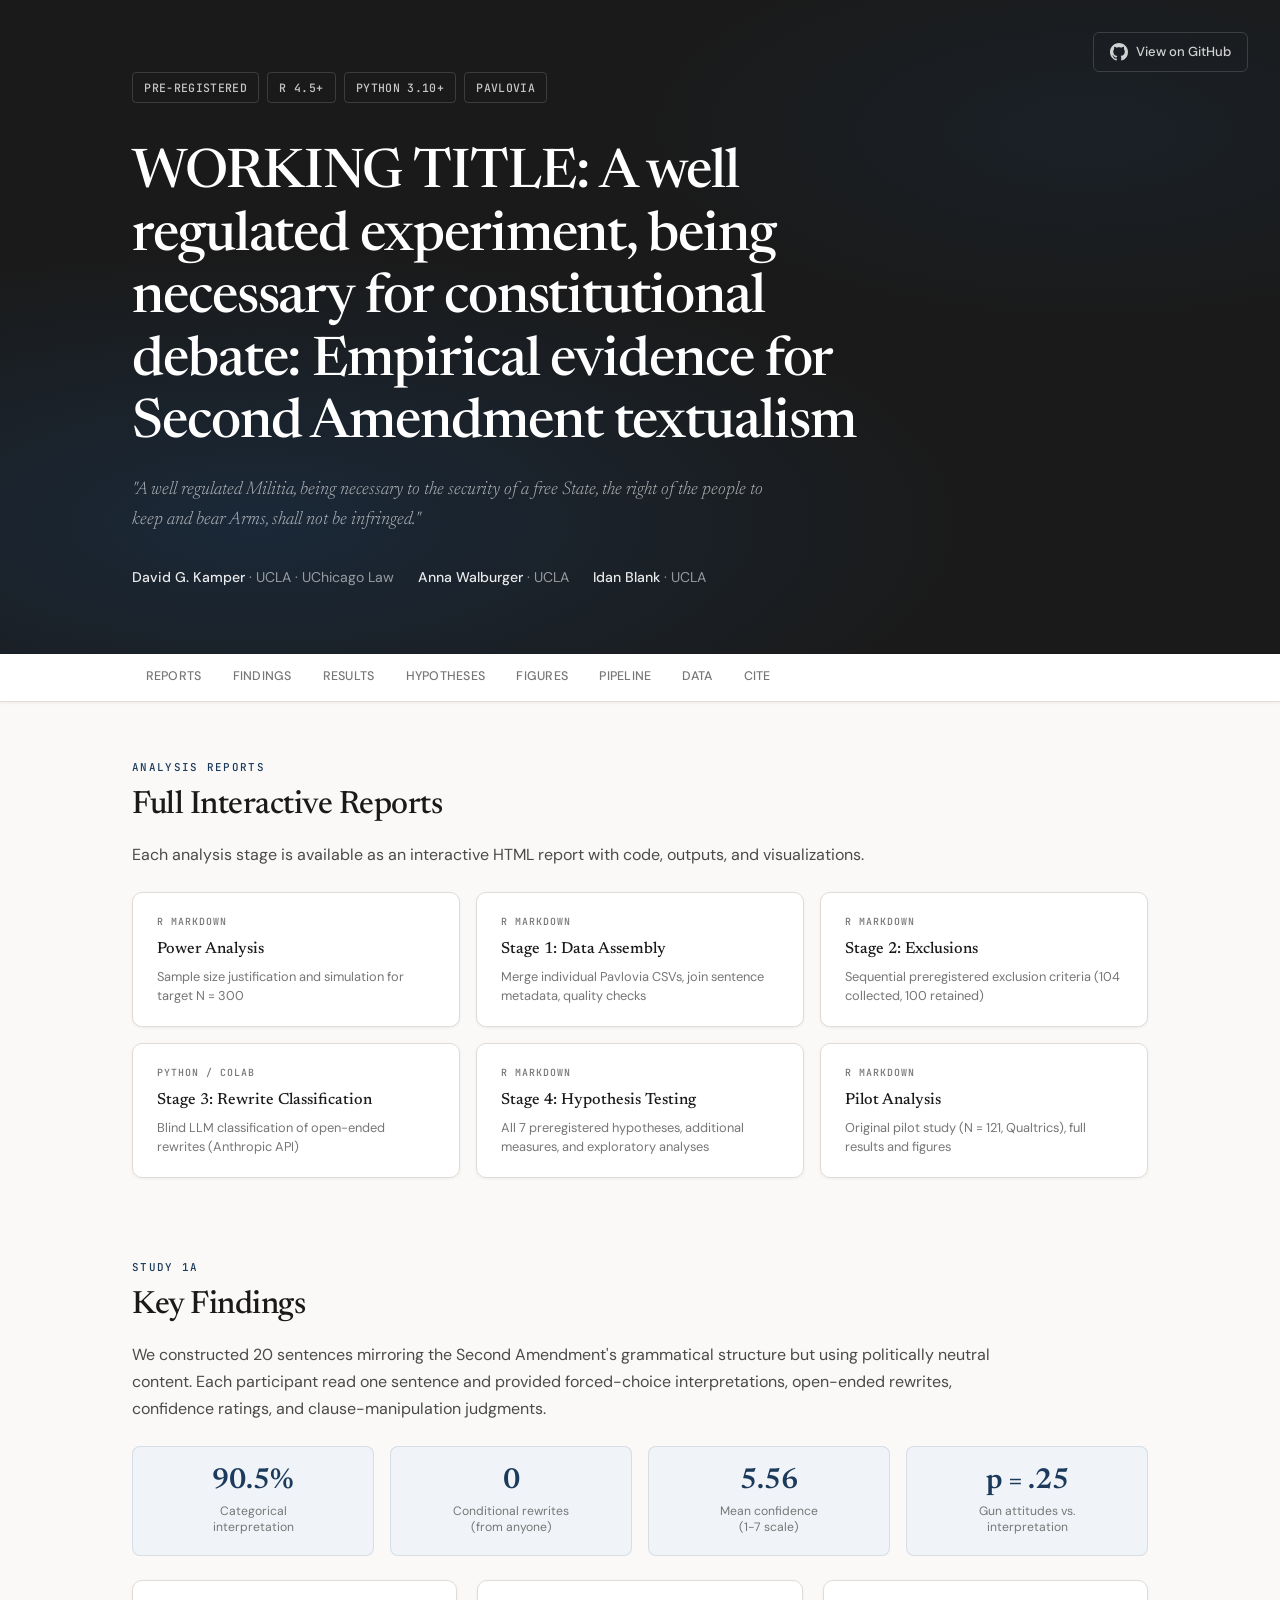
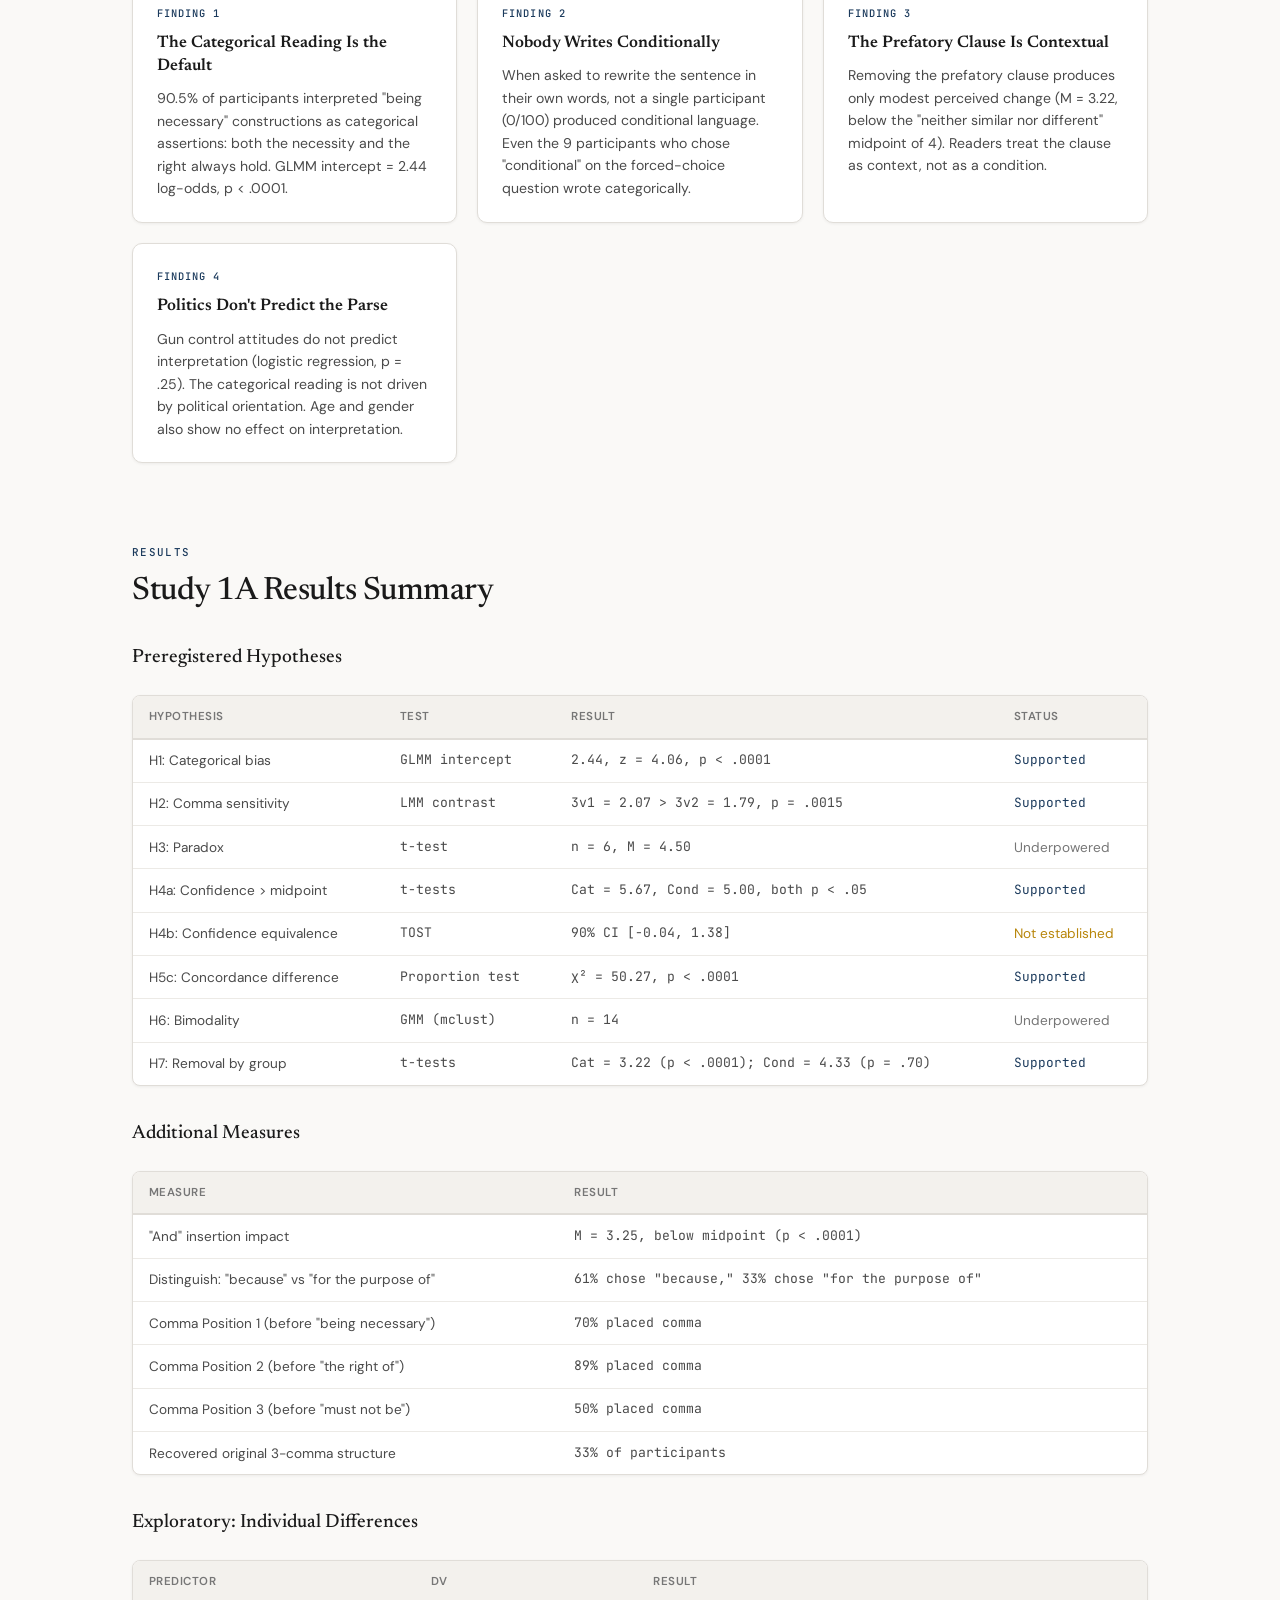
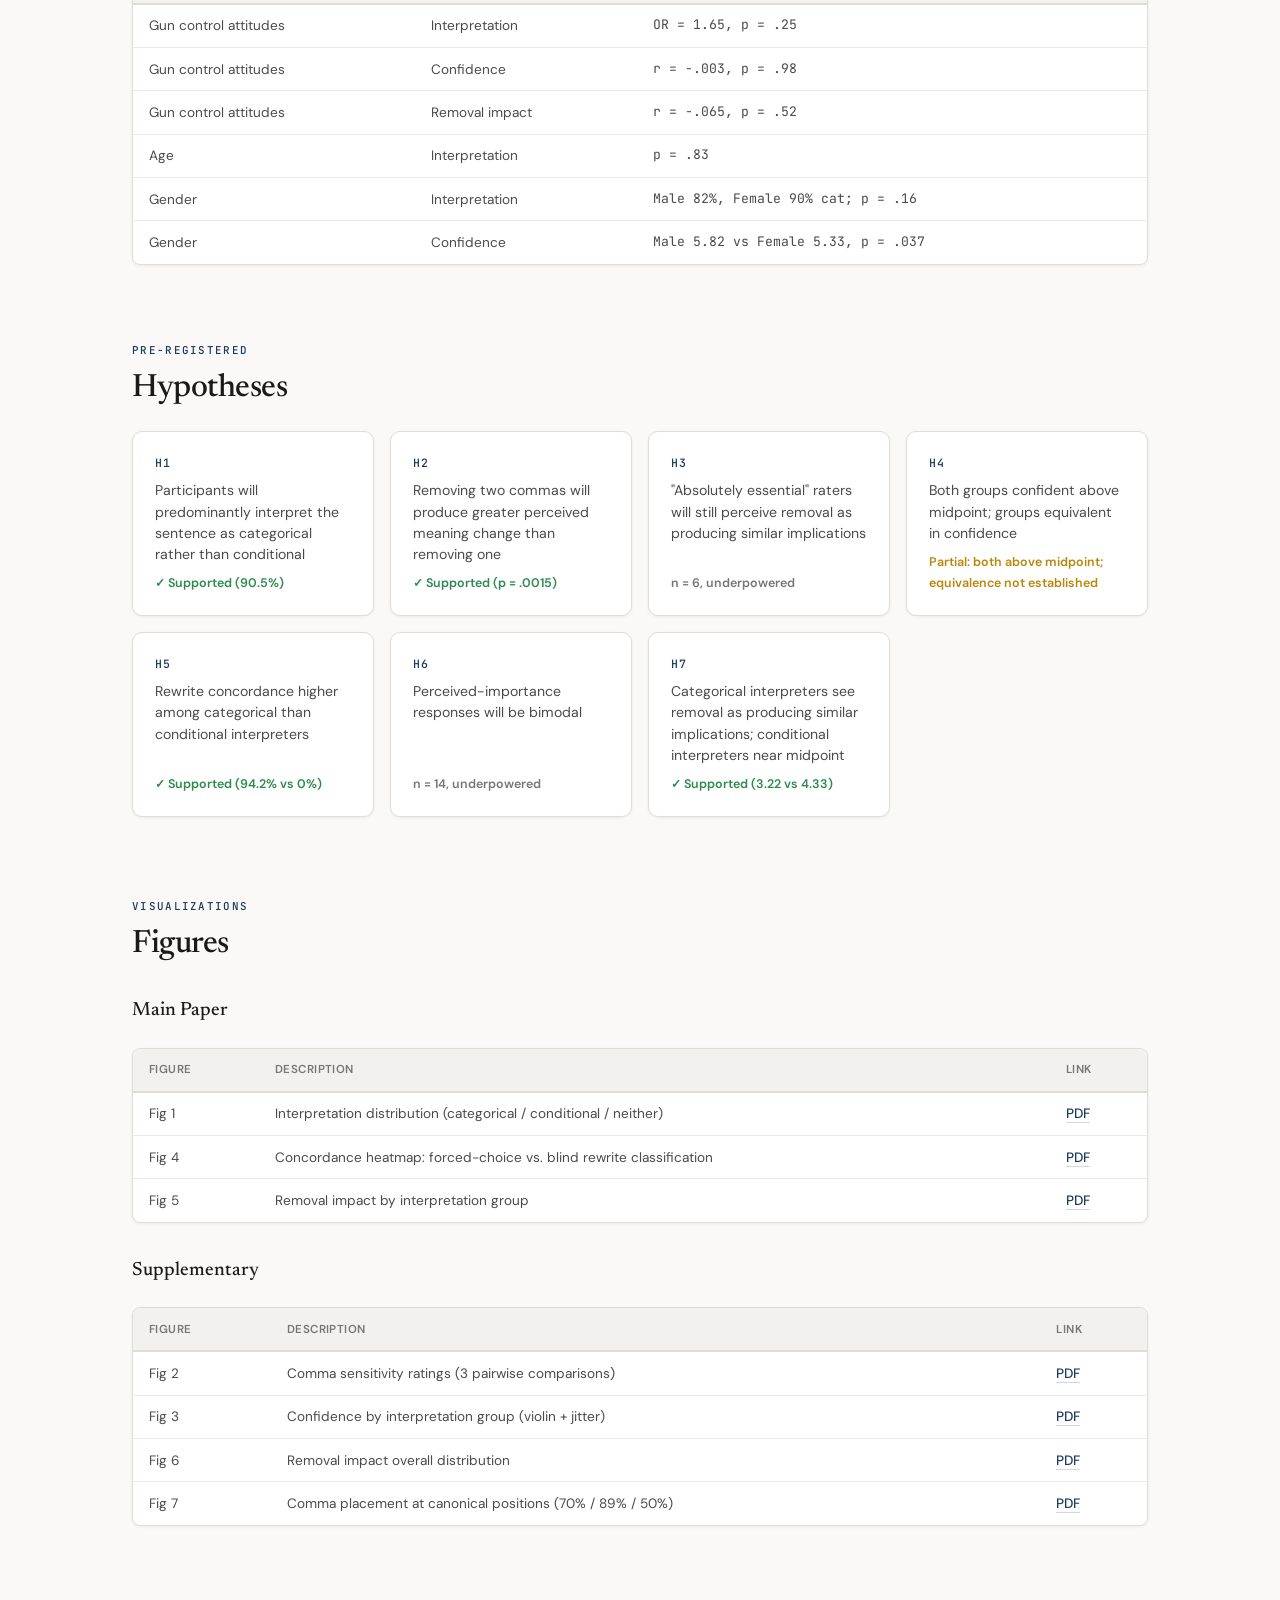
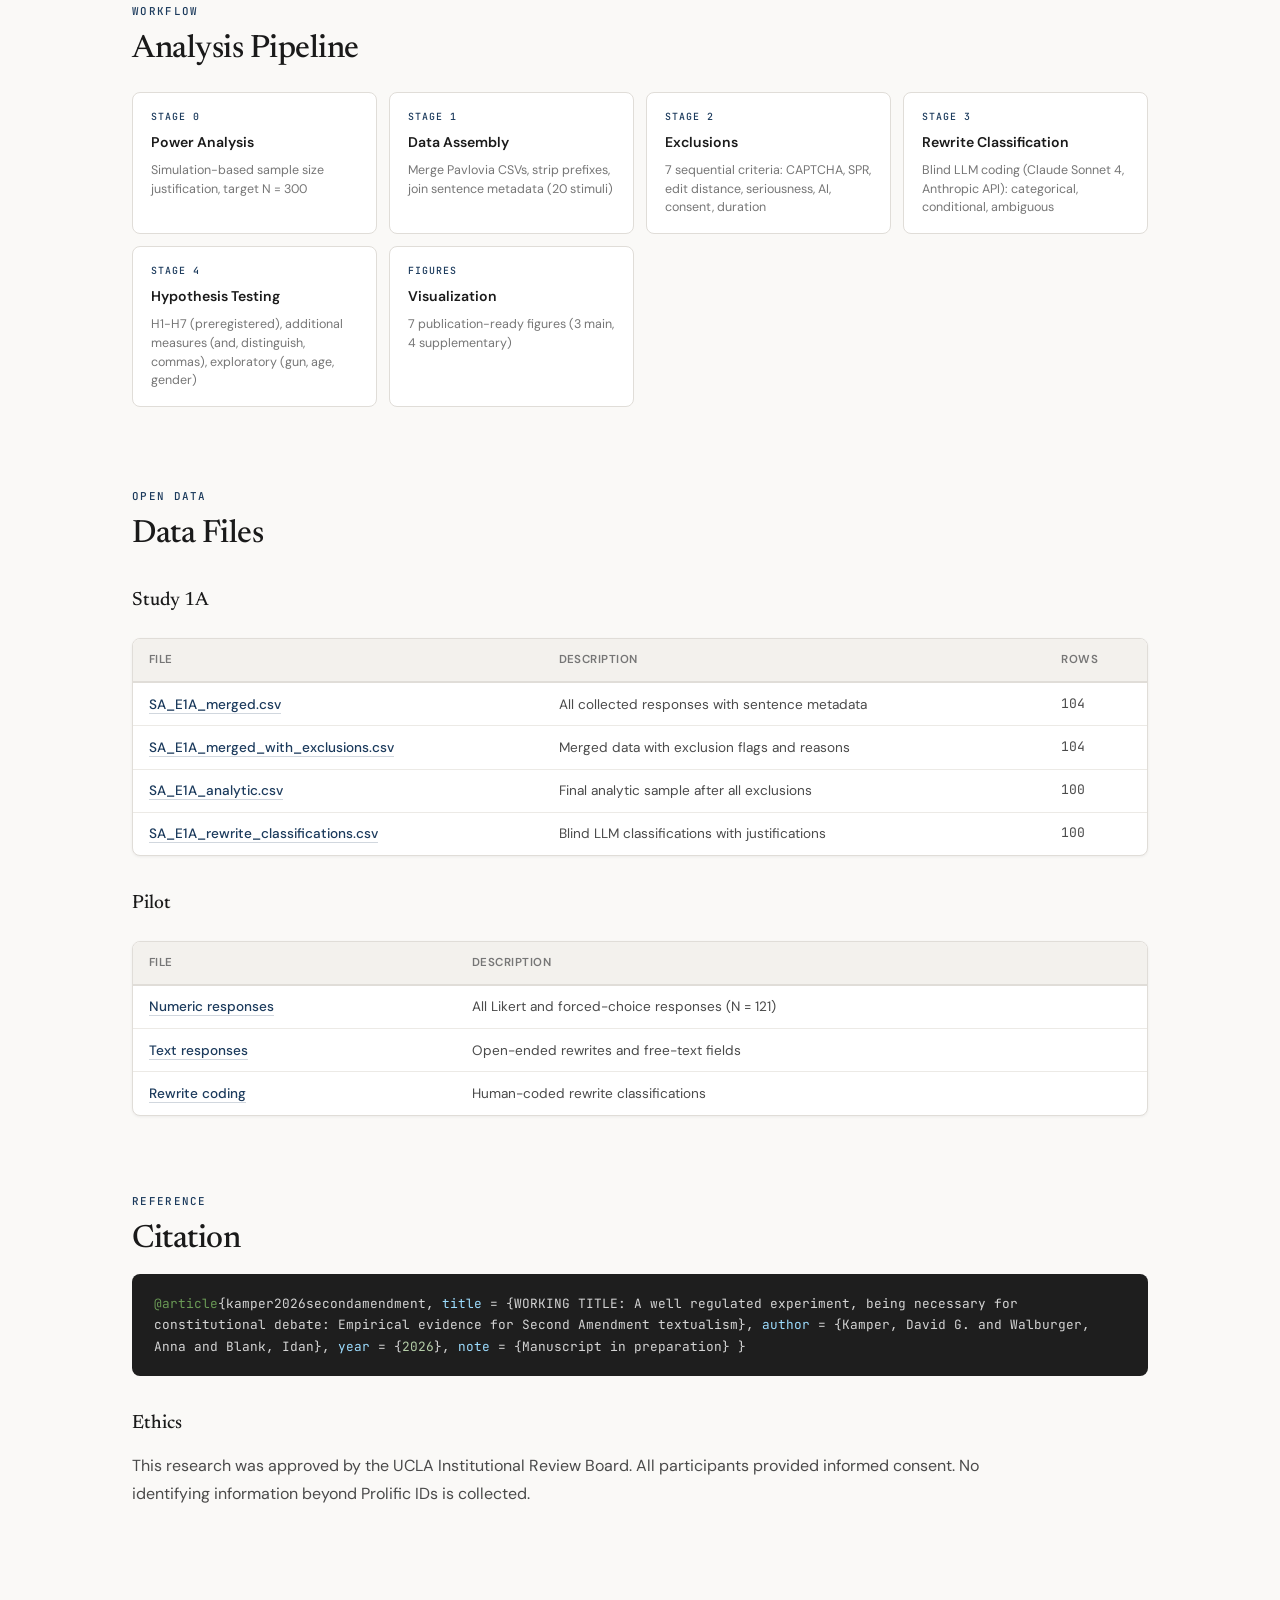
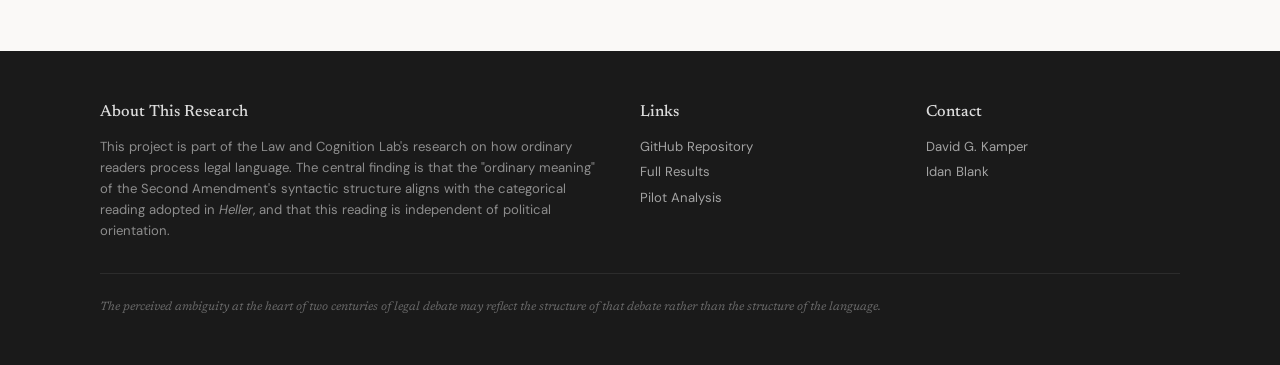
<file: index.html>
<!DOCTYPE html>
<html lang="en">
<head>
<meta charset="UTF-8">
<meta name="viewport" content="width=device-width, initial-scale=1.0">
<title>A well regulated experiment, being necessary for constitutional debate: Empirical evidence for Second Amendment textualism</title>
<meta name="description" content="WORKING TITLE: A well regulated experiment, being necessary for constitutional debate: Empirical evidence for Second Amendment textualism">
<link rel="preconnect" href="https://fonts.googleapis.com">
<link rel="preconnect" href="https://fonts.gstatic.com" crossorigin>
<link href="https://fonts.googleapis.com/css2?family=Newsreader:ital,opsz,wght@0,6..72,300;0,6..72,400;0,6..72,500;0,6..72,600;1,6..72,400;1,6..72,500&family=JetBrains+Mono:wght@400;500&family=DM+Sans:ital,wght@0,400;0,500;0,600;1,400&display=swap" rel="stylesheet">
<style>
  :root {
    --ink: #1a1a1a;
    --ink-secondary: #4a4a4a;
    --ink-muted: #767676;
    --surface: #faf9f7;
    --surface-warm: #f3f1ed;
    --surface-card: #ffffff;
    --accent: #1B3A5C;
    --accent-light: #2a5580;
    --accent-bg: #f0f4f8;
    --accent-red: #A4243B;
    --border: #e0ddd8;
    --border-light: #eceae6;
    --shadow-sm: 0 1px 3px rgba(0,0,0,.06);
    --shadow-md: 0 4px 16px rgba(0,0,0,.07);
    --serif: 'Newsreader', 'Georgia', serif;
    --sans: 'DM Sans', -apple-system, sans-serif;
    --mono: 'JetBrains Mono', 'Menlo', monospace;
    --max-w: 860px;
    --max-w-wide: 1080px;
  }

  *, *::before, *::after { box-sizing: border-box; margin: 0; padding: 0; }
  html { scroll-behavior: smooth; }

  body {
    font-family: var(--sans);
    font-size: 16px;
    line-height: 1.7;
    color: var(--ink);
    background: var(--surface);
    -webkit-font-smoothing: antialiased;
  }

  /* ===== HERO ===== */
  .hero {
    background: var(--ink);
    color: #fff;
    position: relative;
    overflow: hidden;
  }
  .hero::before {
    content: '';
    position: absolute;
    inset: 0;
    background:
      radial-gradient(ellipse 80% 60% at 20% 80%, rgba(27,58,92,.45) 0%, transparent 70%),
      radial-gradient(ellipse 60% 50% at 85% 20%, rgba(27,58,92,.2) 0%, transparent 60%);
    pointer-events: none;
  }
  .hero-inner {
    max-width: var(--max-w-wide);
    margin: 0 auto;
    padding: 4.5rem 2rem 4rem;
    position: relative;
    z-index: 1;
  }
  .hero-badges {
    display: flex;
    gap: .5rem;
    flex-wrap: wrap;
    margin-bottom: 2.5rem;
  }
  .hero-badges a {
    display: inline-flex;
    align-items: center;
    gap: .35rem;
    padding: .3rem .7rem;
    border-radius: 4px;
    font-size: .72rem;
    font-family: var(--mono);
    font-weight: 500;
    text-decoration: none;
    letter-spacing: .03em;
    text-transform: uppercase;
    border: 1px solid rgba(255,255,255,.15);
    color: rgba(255,255,255,.75);
    transition: all .2s;
  }
  .hero-badges a:hover {
    border-color: rgba(255,255,255,.4);
    color: #fff;
    background: rgba(255,255,255,.06);
  }
  .hero h1 {
    font-family: var(--serif);
    font-size: clamp(2.2rem, 5vw, 3.4rem);
    font-weight: 500;
    line-height: 1.15;
    letter-spacing: -.02em;
    max-width: 780px;
    margin-bottom: 1.2rem;
  }
  .hero-subtitle {
    font-family: var(--serif);
    font-size: clamp(.95rem, 2vw, 1.15rem);
    font-weight: 300;
    line-height: 1.6;
    color: rgba(255,255,255,.65);
    max-width: 660px;
    margin-bottom: 2rem;
    font-style: italic;
  }
  .hero-authors {
    display: flex;
    flex-wrap: wrap;
    gap: .4rem 1.5rem;
    font-size: .88rem;
    color: rgba(255,255,255,.55);
  }
  .hero-authors span { white-space: nowrap; }
  .hero-authors strong { color: rgba(255,255,255,.9); font-weight: 500; }
  .hero-github {
    position: absolute;
    top: 2rem;
    right: 2rem;
    z-index: 2;
    display: flex;
    align-items: center;
    gap: .5rem;
    padding: .5rem 1rem;
    border-radius: 6px;
    border: 1px solid rgba(255,255,255,.15);
    color: rgba(255,255,255,.8);
    text-decoration: none;
    font-size: .82rem;
    font-weight: 500;
    transition: all .2s;
  }
  .hero-github:hover {
    background: rgba(255,255,255,.08);
    border-color: rgba(255,255,255,.3);
    color: #fff;
  }
  .hero-github svg { width: 18px; height: 18px; fill: currentColor; }

  /* ===== NAV ===== */
  .nav-bar {
    background: var(--surface-card);
    border-bottom: 1px solid var(--border);
    position: sticky;
    top: 0;
    z-index: 100;
    box-shadow: var(--shadow-sm);
  }
  .nav-inner {
    max-width: var(--max-w-wide);
    margin: 0 auto;
    padding: 0 2rem;
    display: flex;
    gap: .25rem;
    overflow-x: auto;
    scrollbar-width: none;
  }
  .nav-inner::-webkit-scrollbar { display: none; }
  .nav-inner a {
    display: inline-block;
    padding: .75rem .85rem;
    font-size: .78rem;
    font-weight: 500;
    letter-spacing: .02em;
    text-transform: uppercase;
    text-decoration: none;
    color: var(--ink-muted);
    white-space: nowrap;
    border-bottom: 2px solid transparent;
    transition: all .15s;
  }
  .nav-inner a:hover { color: var(--ink); border-bottom-color: var(--border); }

  /* ===== MAIN ===== */
  .main { max-width: var(--max-w-wide); margin: 0 auto; padding: 0 2rem 5rem; }

  /* ===== SECTIONS ===== */
  .section { padding: 3.5rem 0 0; }
  .section-label {
    font-family: var(--mono);
    font-size: .68rem;
    font-weight: 500;
    letter-spacing: .12em;
    text-transform: uppercase;
    color: var(--accent);
    margin-bottom: .6rem;
  }
  .section h2 {
    font-family: var(--serif);
    font-size: clamp(1.5rem, 3vw, 2rem);
    font-weight: 500;
    letter-spacing: -.015em;
    line-height: 1.2;
    margin-bottom: 1rem;
  }
  .section h3 {
    font-family: var(--serif);
    font-size: 1.2rem;
    font-weight: 500;
    margin: 2rem 0 .75rem;
    color: var(--ink);
  }
  .section p {
    max-width: var(--max-w);
    color: var(--ink-secondary);
    margin-bottom: 1rem;
  }
  .amendment-quote {
    font-family: var(--serif);
    font-style: italic;
    font-size: 1.05rem;
    color: var(--ink-muted);
    border-left: 3px solid var(--accent);
    padding: .8rem 1.2rem;
    margin: 1.5rem 0;
    max-width: var(--max-w);
    line-height: 1.6;
  }

  /* ===== STAT HIGHLIGHT ===== */
  .stat-row {
    display: grid;
    grid-template-columns: repeat(auto-fit, minmax(170px, 1fr));
    gap: 1rem;
    margin: 1.5rem 0;
  }
  .stat-box {
    background: var(--accent-bg);
    border: 1px solid rgba(27,58,92,.12);
    border-radius: 8px;
    padding: 1.2rem;
    text-align: center;
  }
  .stat-box .stat-val {
    font-family: var(--serif);
    font-size: 1.8rem;
    font-weight: 600;
    color: var(--accent);
    line-height: 1.1;
  }
  .stat-box .stat-label {
    font-size: .76rem;
    color: var(--ink-muted);
    margin-top: .3rem;
    line-height: 1.35;
  }

  /* ===== FINDINGS CARDS ===== */
  .findings-grid {
    display: grid;
    grid-template-columns: repeat(auto-fit, minmax(280px, 1fr));
    gap: 1.25rem;
    margin: 1.5rem 0;
  }
  .finding-card {
    background: var(--surface-card);
    border: 1px solid var(--border);
    border-radius: 10px;
    padding: 1.5rem 1.5rem 1.4rem;
    box-shadow: var(--shadow-sm);
    transition: box-shadow .2s, transform .2s;
  }
  .finding-card:hover { box-shadow: var(--shadow-md); transform: translateY(-2px); }
  .finding-card .finding-num {
    font-family: var(--mono);
    font-size: .65rem;
    font-weight: 500;
    letter-spacing: .1em;
    text-transform: uppercase;
    color: var(--accent);
    margin-bottom: .6rem;
  }
  .finding-card .finding-title {
    font-family: var(--serif);
    font-size: 1.05rem;
    font-weight: 600;
    line-height: 1.35;
    margin-bottom: .6rem;
  }
  .finding-card p { font-size: .88rem; line-height: 1.6; color: var(--ink-secondary); margin: 0; }

  /* ===== TABLES ===== */
  .table-wrap {
    overflow-x: auto;
    margin: 1.25rem 0;
    border-radius: 8px;
    border: 1px solid var(--border);
    background: var(--surface-card);
    box-shadow: var(--shadow-sm);
  }
  table { width: 100%; border-collapse: collapse; font-size: .85rem; }
  thead th {
    text-align: left;
    padding: .7rem 1rem;
    font-weight: 600;
    font-size: .72rem;
    letter-spacing: .04em;
    text-transform: uppercase;
    color: var(--ink-muted);
    background: var(--surface-warm);
    border-bottom: 2px solid var(--border);
    white-space: nowrap;
  }
  tbody td {
    padding: .6rem 1rem;
    border-bottom: 1px solid var(--border-light);
    color: var(--ink-secondary);
    vertical-align: top;
  }
  tbody tr:last-child td { border-bottom: none; }
  tbody tr:hover { background: rgba(0,0,0,.015); }
  td a { color: var(--accent); text-decoration: none; font-weight: 500; border-bottom: 1px solid rgba(27,58,92,.2); transition: border-color .15s; }
  td a:hover { border-color: var(--accent); }
  .sig { font-family: var(--mono); font-size: .8rem; color: var(--accent); }
  td.mono { font-family: var(--mono); font-size: .82rem; }

  /* ===== HYPOTHESIS CARDS ===== */
  .hyp-grid {
    display: grid;
    grid-template-columns: repeat(auto-fit, minmax(240px, 1fr));
    gap: 1rem;
    margin: 1.5rem 0;
  }
  .hyp-card {
    background: var(--surface-card);
    border: 1px solid var(--border);
    border-radius: 10px;
    padding: 1.3rem 1.4rem;
    box-shadow: var(--shadow-sm);
    display: flex;
    flex-direction: column;
    gap: .5rem;
  }
  .hyp-card .hyp-id { font-family: var(--mono); font-size: .72rem; font-weight: 500; letter-spacing: .08em; color: var(--accent); }
  .hyp-card .hyp-desc { font-size: .88rem; color: var(--ink-secondary); line-height: 1.5; flex: 1; }
  .hyp-card .hyp-status { font-size: .78rem; font-weight: 600; display: flex; align-items: center; gap: .3rem; }
  .hyp-status.supported { color: #2d8a4e; }
  .hyp-status.underpowered { color: var(--ink-muted); }
  .hyp-status.partial { color: #b8860b; }

  /* ===== REPORT LINKS ===== */
  .report-grid {
    display: grid;
    grid-template-columns: repeat(auto-fit, minmax(280px, 1fr));
    gap: 1rem;
    margin: 1.5rem 0;
  }
  .report-card {
    display: block;
    background: var(--surface-card);
    border: 1px solid var(--border);
    border-radius: 10px;
    padding: 1.3rem 1.5rem;
    text-decoration: none;
    box-shadow: var(--shadow-sm);
    transition: all .2s;
    position: relative;
    overflow: hidden;
  }
  .report-card:hover { box-shadow: var(--shadow-md); border-color: rgba(27,58,92,.25); transform: translateY(-2px); }
  .report-card::after {
    content: '\2192';
    position: absolute;
    right: 1.2rem;
    top: 50%;
    transform: translateY(-50%);
    color: var(--accent);
    font-size: 1.1rem;
    opacity: 0;
    transition: all .2s;
  }
  .report-card:hover::after { opacity: 1; }
  .report-card .rc-lang { font-family: var(--mono); font-size: .62rem; font-weight: 500; letter-spacing: .1em; text-transform: uppercase; color: var(--ink-muted); margin-bottom: .35rem; }
  .report-card .rc-title { font-family: var(--serif); font-size: 1rem; font-weight: 500; color: var(--ink); margin-bottom: .3rem; padding-right: 1.5rem; }
  .report-card .rc-desc { font-size: .8rem; color: var(--ink-muted); line-height: 1.45; }

  /* ===== PIPELINE ===== */
  .pipeline {
    display: grid;
    grid-template-columns: repeat(auto-fit, minmax(220px, 1fr));
    gap: .75rem;
    margin: 1.5rem 0;
  }
  .pipe-step {
    background: var(--surface-card);
    border: 1px solid var(--border);
    border-radius: 8px;
    padding: 1rem 1.1rem;
  }
  .pipe-step .pipe-num { font-family: var(--mono); font-size: .62rem; font-weight: 500; letter-spacing: .1em; text-transform: uppercase; color: var(--accent); margin-bottom: .3rem; }
  .pipe-step .pipe-title { font-weight: 600; font-size: .88rem; margin-bottom: .4rem; }
  .pipe-step .pipe-items { font-size: .78rem; color: var(--ink-muted); line-height: 1.5; }

  /* ===== CODE BLOCK ===== */
  .code-block {
    background: #1e1e1e;
    color: #d4d4d4;
    border-radius: 8px;
    padding: 1.2rem 1.4rem;
    font-family: var(--mono);
    font-size: .8rem;
    line-height: 1.65;
    overflow-x: auto;
    margin: 1rem 0;
  }
  .code-block .comment { color: #6a9955; }
  .code-block .val { color: #b5cea8; }
  .code-block .key { color: #9cdcfe; }

  /* ===== FOOTER ===== */
  .footer {
    background: var(--ink);
    color: rgba(255,255,255,.5);
    padding: 3rem 2rem;
    margin-top: 3rem;
  }
  .footer-inner {
    max-width: var(--max-w-wide);
    margin: 0 auto;
    display: grid;
    grid-template-columns: 2fr 1fr 1fr;
    gap: 2rem;
  }
  .footer h4 { color: rgba(255,255,255,.85); font-family: var(--serif); font-size: 1rem; font-weight: 500; margin-bottom: .6rem; }
  .footer p, .footer a { font-size: .82rem; line-height: 1.6; }
  .footer a { color: rgba(255,255,255,.6); text-decoration: none; transition: color .15s; }
  .footer a:hover { color: #fff; }
  .footer .footer-links { display: flex; flex-direction: column; gap: .3rem; }
  .footer-bottom {
    max-width: var(--max-w-wide);
    margin: 2rem auto 0;
    padding-top: 1.5rem;
    border-top: 1px solid rgba(255,255,255,.08);
    font-size: .75rem;
    font-style: italic;
    font-family: var(--serif);
    color: rgba(255,255,255,.35);
    line-height: 1.6;
  }

  @media (max-width: 768px) {
    .hero-inner { padding: 3rem 1.25rem 2.5rem; }
    .hero-github { position: static; margin-bottom: 1.5rem; width: fit-content; }
    .main { padding: 0 1.25rem 3rem; }
    .footer-inner { grid-template-columns: 1fr; gap: 1.5rem; }
    .nav-inner { padding: 0 1rem; }
  }

  @keyframes fadeUp {
    from { opacity: 0; transform: translateY(16px); }
    to { opacity: 1; transform: translateY(0); }
  }
  .hero h1, .hero-subtitle, .hero-authors, .hero-badges {
    animation: fadeUp .6s ease both;
  }
  .hero-subtitle { animation-delay: .1s; }
  .hero-authors { animation-delay: .2s; }
  .hero-badges { animation-delay: .05s; }
</style>
</head>
<body>

<!-- ===== HERO ===== -->
<header class="hero">
  <a class="hero-github" href="https://github.com/DGK-Law-and-Cognition-Lab/SecondAmendmentDependencies" target="_blank" rel="noopener">
    <svg viewBox="0 0 16 16"><path d="M8 0C3.58 0 0 3.58 0 8c0 3.54 2.29 6.53 5.47 7.59.4.07.55-.17.55-.38 0-.19-.01-.82-.01-1.49-2.01.37-2.53-.49-2.69-.94-.09-.23-.48-.94-.82-1.13-.28-.15-.68-.52-.01-.53.63-.01 1.08.58 1.23.82.72 1.21 1.87.87 2.33.66.07-.52.28-.87.51-1.07-1.78-.2-3.64-.89-3.64-3.95 0-.87.31-1.59.82-2.15-.08-.2-.36-1.02.08-2.12 0 0 .67-.21 2.2.82.64-.18 1.32-.27 2-.27.68 0 1.36.09 2 .27 1.53-1.04 2.2-.82 2.2-.82.44 1.1.16 1.92.08 2.12.51.56.82 1.27.82 2.15 0 3.07-1.87 3.75-3.65 3.95.29.25.54.73.54 1.48 0 1.07-.01 1.93-.01 2.2 0 .21.15.46.55.38A8.013 8.013 0 0016 8c0-4.42-3.58-8-8-8z"/></svg>
    View on GitHub
  </a>
  <div class="hero-inner">
    <div class="hero-badges">
      <a href="#">Pre-registered</a>
      <a href="https://www.r-project.org/" target="_blank" rel="noopener">R 4.5+</a>
      <a href="https://www.python.org/" target="_blank" rel="noopener">Python 3.10+</a>
      <a href="https://pavlovia.org/" target="_blank" rel="noopener">Pavlovia</a>
    </div>
    <h1>WORKING TITLE: A well regulated experiment, being necessary for constitutional debate: Empirical evidence for Second Amendment textualism</h1>
    <p class="hero-subtitle">"A well regulated Militia, being necessary to the security of a free State, the right of the people to keep and bear Arms, shall not be infringed."</p>
    <div class="hero-authors">
      <span><strong>David G. Kamper</strong> &middot; UCLA &middot; UChicago Law</span>
      <span><strong>Anna Walburger</strong> &middot; UCLA</span>
      <span><strong>Idan Blank</strong> &middot; UCLA</span>
    </div>
  </div>
</header>

<!-- ===== NAV ===== -->
<nav class="nav-bar">
  <div class="nav-inner">
    <a href="#reports">Reports</a>
    <a href="#findings">Findings</a>
    <a href="#results">Results</a>
    <a href="#hypotheses">Hypotheses</a>
    <a href="#figures">Figures</a>
    <a href="#pipeline">Pipeline</a>
    <a href="#data">Data</a>
    <a href="#cite">Cite</a>
  </div>
</nav>

<main class="main">

  <!-- ===== REPORTS ===== -->
  <section class="section" id="reports">
    <div class="section-label">Analysis Reports</div>
    <h2>Full Interactive Reports</h2>
    <p>Each analysis stage is available as an interactive HTML report with code, outputs, and visualizations.</p>

    <div class="report-grid">
      <a class="report-card" href="Code/R/Study1A/SA_E1A_Power_Analysis_v2.html">
        <div class="rc-lang">R Markdown</div>
        <div class="rc-title">Power Analysis</div>
        <div class="rc-desc">Sample size justification and simulation for target N = 300</div>
      </a>
      <a class="report-card" href="Code/R/Study1A/SA_E1A_Stage1_DataAssembly.html">
        <div class="rc-lang">R Markdown</div>
        <div class="rc-title">Stage 1: Data Assembly</div>
        <div class="rc-desc">Merge individual Pavlovia CSVs, join sentence metadata, quality checks</div>
      </a>
      <a class="report-card" href="Code/R/Study1A/SA_E1A_Stage2_Exclusions.html">
        <div class="rc-lang">R Markdown</div>
        <div class="rc-title">Stage 2: Exclusions</div>
        <div class="rc-desc">Sequential preregistered exclusion criteria (104 collected, 100 retained)</div>
      </a>
      <a class="report-card" href="Code/Python/Study1A/SA_E1A_Stage3_RewriteClassification.html">
        <div class="rc-lang">Python / Colab</div>
        <div class="rc-title">Stage 3: Rewrite Classification</div>
        <div class="rc-desc">Blind LLM classification of open-ended rewrites (Anthropic API)</div>
      </a>
      <a class="report-card" href="Code/R/Study1A/SA_E1A_Stage4_HypothesisTesting.html">
        <div class="rc-lang">R Markdown</div>
        <div class="rc-title">Stage 4: Hypothesis Testing</div>
        <div class="rc-desc">All 7 preregistered hypotheses, additional measures, and exploratory analyses</div>
      </a>
      <a class="report-card" href="Code/R/Pilot/PilotAnalysis_Final.html">
        <div class="rc-lang">R Markdown</div>
        <div class="rc-title">Pilot Analysis</div>
        <div class="rc-desc">Original pilot study (N = 121, Qualtrics), full results and figures</div>
      </a>
    </div>
  </section>

  <!-- ===== KEY FINDINGS ===== -->
  <section class="section" id="findings">
    <div class="section-label">Study 1A</div>
    <h2>Key Findings</h2>
    <p>We constructed 20 sentences mirroring the Second Amendment's grammatical structure but using politically neutral content. Each participant read one sentence and provided forced-choice interpretations, open-ended rewrites, confidence ratings, and clause-manipulation judgments.</p>

    <div class="stat-row">
      <div class="stat-box">
        <div class="stat-val">90.5%</div>
        <div class="stat-label">Categorical<br>interpretation</div>
      </div>
      <div class="stat-box">
        <div class="stat-val">0</div>
        <div class="stat-label">Conditional rewrites<br>(from anyone)</div>
      </div>
      <div class="stat-box">
        <div class="stat-val">5.56</div>
        <div class="stat-label">Mean confidence<br>(1-7 scale)</div>
      </div>
      <div class="stat-box">
        <div class="stat-val">p = .25</div>
        <div class="stat-label">Gun attitudes vs.<br>interpretation</div>
      </div>
    </div>

    <div class="findings-grid">
      <div class="finding-card">
        <div class="finding-num">Finding 1</div>
        <div class="finding-title">The Categorical Reading Is the Default</div>
        <p>90.5% of participants interpreted "being necessary" constructions as categorical assertions: both the necessity and the right always hold. GLMM intercept = 2.44 log-odds, p &lt; .0001.</p>
      </div>
      <div class="finding-card">
        <div class="finding-num">Finding 2</div>
        <div class="finding-title">Nobody Writes Conditionally</div>
        <p>When asked to rewrite the sentence in their own words, not a single participant (0/100) produced conditional language. Even the 9 participants who chose "conditional" on the forced-choice question wrote categorically.</p>
      </div>
      <div class="finding-card">
        <div class="finding-num">Finding 3</div>
        <div class="finding-title">The Prefatory Clause Is Contextual</div>
        <p>Removing the prefatory clause produces only modest perceived change (M = 3.22, below the "neither similar nor different" midpoint of 4). Readers treat the clause as context, not as a condition.</p>
      </div>
      <div class="finding-card">
        <div class="finding-num">Finding 4</div>
        <div class="finding-title">Politics Don't Predict the Parse</div>
        <p>Gun control attitudes do not predict interpretation (logistic regression, p = .25). The categorical reading is not driven by political orientation. Age and gender also show no effect on interpretation.</p>
      </div>
    </div>
  </section>

  <!-- ===== RESULTS TABLE ===== -->
  <section class="section" id="results">
    <div class="section-label">Results</div>
    <h2>Study 1A Results Summary</h2>

    <h3>Preregistered Hypotheses</h3>
    <div class="table-wrap">
      <table>
        <thead><tr><th>Hypothesis</th><th>Test</th><th>Result</th><th>Status</th></tr></thead>
        <tbody>
          <tr><td>H1: Categorical bias</td><td class="mono">GLMM intercept</td><td class="mono">2.44, z = 4.06, p &lt; .0001</td><td class="sig">Supported</td></tr>
          <tr><td>H2: Comma sensitivity</td><td class="mono">LMM contrast</td><td class="mono">3v1 = 2.07 > 3v2 = 1.79, p = .0015</td><td class="sig">Supported</td></tr>
          <tr><td>H3: Paradox</td><td class="mono">t-test</td><td class="mono">n = 6, M = 4.50</td><td style="color:var(--ink-muted)">Underpowered</td></tr>
          <tr><td>H4a: Confidence > midpoint</td><td class="mono">t-tests</td><td class="mono">Cat = 5.67, Cond = 5.00, both p &lt; .05</td><td class="sig">Supported</td></tr>
          <tr><td>H4b: Confidence equivalence</td><td class="mono">TOST</td><td class="mono">90% CI [-0.04, 1.38]</td><td style="color:#b8860b">Not established</td></tr>
          <tr><td>H5c: Concordance difference</td><td class="mono">Proportion test</td><td class="mono">&chi;&sup2; = 50.27, p &lt; .0001</td><td class="sig">Supported</td></tr>
          <tr><td>H6: Bimodality</td><td class="mono">GMM (mclust)</td><td class="mono">n = 14</td><td style="color:var(--ink-muted)">Underpowered</td></tr>
          <tr><td>H7: Removal by group</td><td class="mono">t-tests</td><td class="mono">Cat = 3.22 (p &lt; .0001); Cond = 4.33 (p = .70)</td><td class="sig">Supported</td></tr>
        </tbody>
      </table>
    </div>

    <h3>Additional Measures</h3>
    <div class="table-wrap">
      <table>
        <thead><tr><th>Measure</th><th>Result</th></tr></thead>
        <tbody>
          <tr><td>"And" insertion impact</td><td class="mono">M = 3.25, below midpoint (p &lt; .0001)</td></tr>
          <tr><td>Distinguish: "because" vs "for the purpose of"</td><td class="mono">61% chose "because," 33% chose "for the purpose of"</td></tr>
          <tr><td>Comma Position 1 (before "being necessary")</td><td class="mono">70% placed comma</td></tr>
          <tr><td>Comma Position 2 (before "the right of")</td><td class="mono">89% placed comma</td></tr>
          <tr><td>Comma Position 3 (before "must not be")</td><td class="mono">50% placed comma</td></tr>
          <tr><td>Recovered original 3-comma structure</td><td class="mono">33% of participants</td></tr>
        </tbody>
      </table>
    </div>

    <h3>Exploratory: Individual Differences</h3>
    <div class="table-wrap">
      <table>
        <thead><tr><th>Predictor</th><th>DV</th><th>Result</th></tr></thead>
        <tbody>
          <tr><td>Gun control attitudes</td><td>Interpretation</td><td class="mono">OR = 1.65, p = .25</td></tr>
          <tr><td>Gun control attitudes</td><td>Confidence</td><td class="mono">r = -.003, p = .98</td></tr>
          <tr><td>Gun control attitudes</td><td>Removal impact</td><td class="mono">r = -.065, p = .52</td></tr>
          <tr><td>Age</td><td>Interpretation</td><td class="mono">p = .83</td></tr>
          <tr><td>Gender</td><td>Interpretation</td><td class="mono">Male 82%, Female 90% cat; p = .16</td></tr>
          <tr><td>Gender</td><td>Confidence</td><td class="mono">Male 5.82 vs Female 5.33, p = .037</td></tr>
        </tbody>
      </table>
    </div>
  </section>

  <!-- ===== HYPOTHESES ===== -->
  <section class="section" id="hypotheses">
    <div class="section-label">Pre-registered</div>
    <h2>Hypotheses</h2>
    <div class="hyp-grid">
      <div class="hyp-card">
        <div class="hyp-id">H1</div>
        <div class="hyp-desc">Participants will predominantly interpret the sentence as categorical rather than conditional</div>
        <div class="hyp-status supported">&#10003; Supported (90.5%)</div>
      </div>
      <div class="hyp-card">
        <div class="hyp-id">H2</div>
        <div class="hyp-desc">Removing two commas will produce greater perceived meaning change than removing one</div>
        <div class="hyp-status supported">&#10003; Supported (p = .0015)</div>
      </div>
      <div class="hyp-card">
        <div class="hyp-id">H3</div>
        <div class="hyp-desc">"Absolutely essential" raters will still perceive removal as producing similar implications</div>
        <div class="hyp-status underpowered">n = 6, underpowered</div>
      </div>
      <div class="hyp-card">
        <div class="hyp-id">H4</div>
        <div class="hyp-desc">Both groups confident above midpoint; groups equivalent in confidence</div>
        <div class="hyp-status partial">Partial: both above midpoint; equivalence not established</div>
      </div>
      <div class="hyp-card">
        <div class="hyp-id">H5</div>
        <div class="hyp-desc">Rewrite concordance higher among categorical than conditional interpreters</div>
        <div class="hyp-status supported">&#10003; Supported (94.2% vs 0%)</div>
      </div>
      <div class="hyp-card">
        <div class="hyp-id">H6</div>
        <div class="hyp-desc">Perceived-importance responses will be bimodal</div>
        <div class="hyp-status underpowered">n = 14, underpowered</div>
      </div>
      <div class="hyp-card">
        <div class="hyp-id">H7</div>
        <div class="hyp-desc">Categorical interpreters see removal as producing similar implications; conditional interpreters near midpoint</div>
        <div class="hyp-status supported">&#10003; Supported (3.22 vs 4.33)</div>
      </div>
    </div>
  </section>

  <!-- ===== FIGURES ===== -->
  <section class="section" id="figures">
    <div class="section-label">Visualizations</div>
    <h2>Figures</h2>

    <h3>Main Paper</h3>
    <div class="table-wrap">
      <table>
        <thead><tr><th>Figure</th><th>Description</th><th>Link</th></tr></thead>
        <tbody>
          <tr><td>Fig 1</td><td>Interpretation distribution (categorical / conditional / neither)</td><td><a href="Figures/Study1A/Fig1.pdf">PDF</a></td></tr>
          <tr><td>Fig 4</td><td>Concordance heatmap: forced-choice vs. blind rewrite classification</td><td><a href="Figures/Study1A/Fig4.pdf">PDF</a></td></tr>
          <tr><td>Fig 5</td><td>Removal impact by interpretation group</td><td><a href="Figures/Study1A/Fig5.pdf">PDF</a></td></tr>
        </tbody>
      </table>
    </div>

    <h3>Supplementary</h3>
    <div class="table-wrap">
      <table>
        <thead><tr><th>Figure</th><th>Description</th><th>Link</th></tr></thead>
        <tbody>
          <tr><td>Fig 2</td><td>Comma sensitivity ratings (3 pairwise comparisons)</td><td><a href="Figures/Study1A/Fig2.pdf">PDF</a></td></tr>
          <tr><td>Fig 3</td><td>Confidence by interpretation group (violin + jitter)</td><td><a href="Figures/Study1A/Fig3.pdf">PDF</a></td></tr>
          <tr><td>Fig 6</td><td>Removal impact overall distribution</td><td><a href="Figures/Study1A/Fig6.pdf">PDF</a></td></tr>
          <tr><td>Fig 7</td><td>Comma placement at canonical positions (70% / 89% / 50%)</td><td><a href="Figures/Study1A/Fig7.pdf">PDF</a></td></tr>
        </tbody>
      </table>
    </div>
  </section>

  <!-- ===== PIPELINE ===== -->
  <section class="section" id="pipeline">
    <div class="section-label">Workflow</div>
    <h2>Analysis Pipeline</h2>
    <div class="pipeline">
      <div class="pipe-step">
        <div class="pipe-num">Stage 0</div>
        <div class="pipe-title">Power Analysis</div>
        <div class="pipe-items">Simulation-based sample size justification, target N&nbsp;=&nbsp;300</div>
      </div>
      <div class="pipe-step">
        <div class="pipe-num">Stage 1</div>
        <div class="pipe-title">Data Assembly</div>
        <div class="pipe-items">Merge Pavlovia CSVs, strip prefixes, join sentence metadata (20 stimuli)</div>
      </div>
      <div class="pipe-step">
        <div class="pipe-num">Stage 2</div>
        <div class="pipe-title">Exclusions</div>
        <div class="pipe-items">7 sequential criteria: CAPTCHA, SPR, edit distance, seriousness, AI, consent, duration</div>
      </div>
      <div class="pipe-step">
        <div class="pipe-num">Stage 3</div>
        <div class="pipe-title">Rewrite Classification</div>
        <div class="pipe-items">Blind LLM coding (Claude Sonnet 4, Anthropic API): categorical, conditional, ambiguous</div>
      </div>
      <div class="pipe-step">
        <div class="pipe-num">Stage 4</div>
        <div class="pipe-title">Hypothesis Testing</div>
        <div class="pipe-items">H1-H7 (preregistered), additional measures (and, distinguish, commas), exploratory (gun, age, gender)</div>
      </div>
      <div class="pipe-step">
        <div class="pipe-num">Figures</div>
        <div class="pipe-title">Visualization</div>
        <div class="pipe-items">7 publication-ready figures (3 main, 4 supplementary)</div>
      </div>
    </div>
  </section>

  <!-- ===== DATA ===== -->
  <section class="section" id="data">
    <div class="section-label">Open Data</div>
    <h2>Data Files</h2>

    <h3>Study 1A</h3>
    <div class="table-wrap">
      <table>
        <thead><tr><th>File</th><th>Description</th><th>Rows</th></tr></thead>
        <tbody>
          <tr><td><a href="Data/Study1A/SA_E1A_merged.csv">SA_E1A_merged.csv</a></td><td>All collected responses with sentence metadata</td><td class="mono">104</td></tr>
          <tr><td><a href="Data/Study1A/SA_E1A_merged_with_exclusions.csv">SA_E1A_merged_with_exclusions.csv</a></td><td>Merged data with exclusion flags and reasons</td><td class="mono">104</td></tr>
          <tr><td><a href="Data/Study1A/SA_E1A_analytic.csv">SA_E1A_analytic.csv</a></td><td>Final analytic sample after all exclusions</td><td class="mono">100</td></tr>
          <tr><td><a href="Data/Study1A/SA_E1A_rewrite_classifications.csv">SA_E1A_rewrite_classifications.csv</a></td><td>Blind LLM classifications with justifications</td><td class="mono">100</td></tr>
        </tbody>
      </table>
    </div>

    <h3>Pilot</h3>
    <div class="table-wrap">
      <table>
        <thead><tr><th>File</th><th>Description</th></tr></thead>
        <tbody>
          <tr><td><a href="Data/Pilot/Cleaned_Numeric_Second_Amendment_Dependencies_Pilot.csv">Numeric responses</a></td><td>All Likert and forced-choice responses (N = 121)</td></tr>
          <tr><td><a href="Data/Pilot/Cleaned_Response_Second_Amendment_Dependencies_Pilot.csv">Text responses</a></td><td>Open-ended rewrites and free-text fields</td></tr>
          <tr><td><a href="Data/Pilot/q1_rewrite_responses_for_coding.csv">Rewrite coding</a></td><td>Human-coded rewrite classifications</td></tr>
        </tbody>
      </table>
    </div>
  </section>

  <!-- ===== CITATION ===== -->
  <section class="section" id="cite">
    <div class="section-label">Reference</div>
    <h2>Citation</h2>
    <div class="code-block"><span class="comment">@article</span>{kamper2026secondamendment,
  <span class="key">title</span>   = {WORKING TITLE: A well regulated experiment, being necessary for constitutional debate: Empirical evidence for Second Amendment textualism},
  <span class="key">author</span>  = {Kamper, David G. and Walburger, Anna and Blank, Idan},
  <span class="key">year</span>    = {<span class="val">2026</span>},
  <span class="key">note</span>    = {Manuscript in preparation}
}</div>

    <h3>Ethics</h3>
    <p>This research was approved by the UCLA Institutional Review Board. All participants provided informed consent. No identifying information beyond Prolific IDs is collected.</p>
  </section>

</main>

<!-- ===== FOOTER ===== -->
<footer class="footer">
  <div class="footer-inner">
    <div>
      <h4>About This Research</h4>
      <p>This project is part of the Law and Cognition Lab's research on how ordinary readers process legal language. The central finding is that the "ordinary meaning" of the Second Amendment's syntactic structure aligns with the categorical reading adopted in <em>Heller</em>, and that this reading is independent of political orientation.</p>
    </div>
    <div>
      <h4>Links</h4>
      <div class="footer-links">
        <a href="https://github.com/DGK-Law-and-Cognition-Lab/SecondAmendmentDependencies">GitHub Repository</a>
        <a href="Code/R/Study1A/SA_E1A_Stage4_HypothesisTesting.html">Full Results</a>
        <a href="Code/R/Pilot/PilotAnalysis_Final.html">Pilot Analysis</a>
      </div>
    </div>
    <div>
      <h4>Contact</h4>
      <div class="footer-links">
        <a href="mailto:davidgkamper@ucla.edu">David G. Kamper</a>
        <a href="mailto:iblank@psych.ucla.edu">Idan Blank</a>
      </div>
    </div>
  </div>
  <div class="footer-bottom">
    The perceived ambiguity at the heart of two centuries of legal debate may reflect the structure of that debate rather than the structure of the language.
  </div>
</footer>

<!-- Sticky nav highlight -->
<script>
  const sections = document.querySelectorAll('.section[id]');
  const navLinks = document.querySelectorAll('.nav-inner a');
  const obs = new IntersectionObserver(entries => {
    entries.forEach(e => {
      if (e.isIntersecting) {
        navLinks.forEach(a => a.classList.remove('active'));
        const link = document.querySelector('.nav-inner a[href="#' + e.target.id + '"]');
        if (link) link.classList.add('active');
      }
    });
  }, { rootMargin: '-20% 0px -70% 0px' });
  sections.forEach(s => obs.observe(s));
</script>
</body>
</html>
</file>
